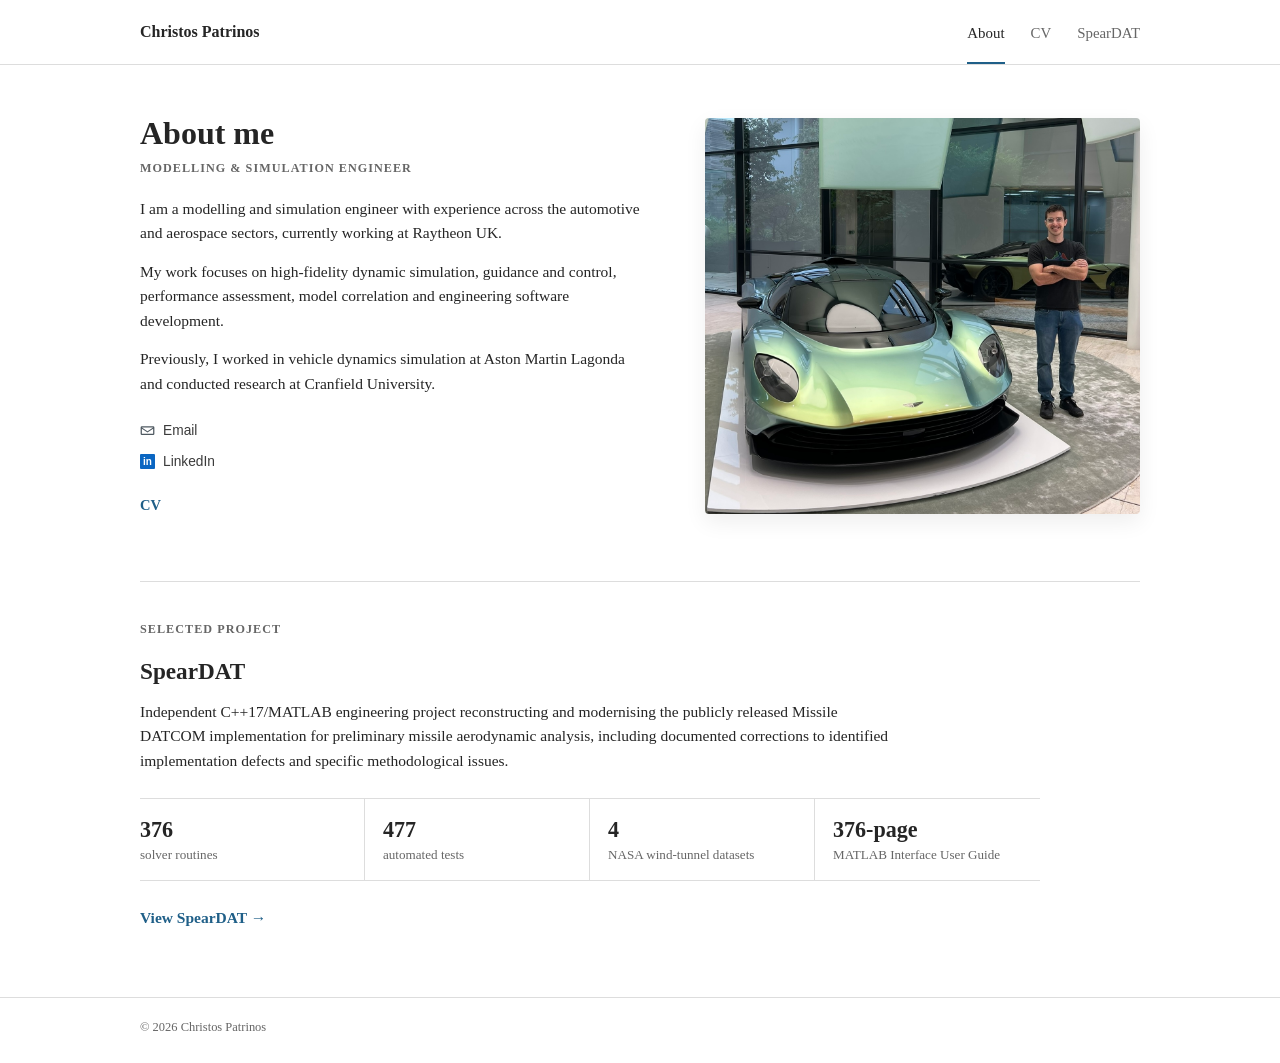
<file: index.html>
<!DOCTYPE html>
<html lang="en">
<head>
  <meta charset="UTF-8">
  <meta name="viewport" content="width=device-width, initial-scale=1.0">
  <title>Christos Patrinos</title>
  <meta
    name="description"
    content="Christos Patrinos — modelling and simulation engineer with experience across automotive and aerospace engineering."
  >
  <link rel="stylesheet" href="assets/css/style.css">
</head>

<body>
  <header class="site-header">
    <div class="container nav-container">
      <a class="site-name" href="/">Christos Patrinos</a>

      <nav aria-label="Primary navigation">
        <a class="active" href="/" aria-current="page">About</a>
        <a href="/cv/">CV</a>
        <a href="/speardat/">SpearDAT</a>
      </nav>
    </div>
  </header>

  <main class="container">
    <section class="hero">
      <div class="hero-text">
        <h1>About me</h1>
        <p class="eyebrow">Modelling &amp; Simulation Engineer</p>

        <p>
          I am a modelling and simulation engineer with experience across the
          automotive and aerospace sectors, currently working at Raytheon UK.
        </p>

        <p>
          My work focuses on high-fidelity dynamic simulation, guidance and
          control, performance assessment, model correlation and engineering
          software development.
        </p>

        <p>
          Previously, I worked in vehicle dynamics simulation at Aston Martin
          Lagonda and conducted research at Cranfield University.
        </p>

        <div class="contact-links">
          <a
            class="contact-link"
            href="mailto:christos.patrinos@outlook.com"
            aria-label="Email Christos Patrinos"
          >
            <span class="icon-box icon-email" aria-hidden="true">
              <svg viewBox="0 0 24 24">
                <path d="M3 5h18a2 2 0 0 1 2 2v10a2 2 0 0 1-2 2H3a2 2 0 0 1-2-2V7a2 2 0 0 1 2-2zm0 2 9 6 9-6H3zm18 10V9.35l-8.45 5.63a1 1 0 0 1-1.1 0L3 9.35V17h18z"/>
              </svg>
            </span>
            Email
          </a>

          <a
            class="contact-link"
            href="https://www.linkedin.com/in/christos-patrinos/"
            target="_blank"
            rel="noopener noreferrer"
            aria-label="Christos Patrinos on LinkedIn"
          >
            <span class="linkedin-badge" aria-hidden="true">in</span>
            LinkedIn
          </a>
        </div>

        <div class="quick-links">
          <a href="/cv/">CV</a>
        </div>
      </div>

      <div class="hero-image">
        <img src="assets/images/profile.jpeg" alt="">
      </div>
    </section>

    <section class="selected-project">
      <p class="eyebrow">Selected Project</p>
      <h2>SpearDAT</h2>

      <p class="selected-project-summary">
        Independent C++17/MATLAB engineering project reconstructing and
        modernising the publicly released Missile DATCOM implementation for
        preliminary missile aerodynamic analysis, including documented corrections
        to identified implementation defects and specific methodological issues.
      </p>

      <div class="evidence-grid compact-evidence" aria-label="SpearDAT project evidence">
        <div class="evidence-item">
          <strong>376</strong>
          <span>solver routines</span>
        </div>
        <div class="evidence-item">
          <strong>477</strong>
          <span>automated tests</span>
        </div>
        <div class="evidence-item">
          <strong>4</strong>
          <span>NASA wind-tunnel datasets</span>
        </div>
        <div class="evidence-item">
          <strong>376-page</strong>
          <span>MATLAB Interface User Guide</span>
        </div>
      </div>

      <a class="project-link" href="/speardat/">View SpearDAT →</a>
    </section>
  </main>

  <footer class="site-footer">
    <div class="container">© 2026 Christos Patrinos</div>
  </footer>
</body>
</html>
</file>
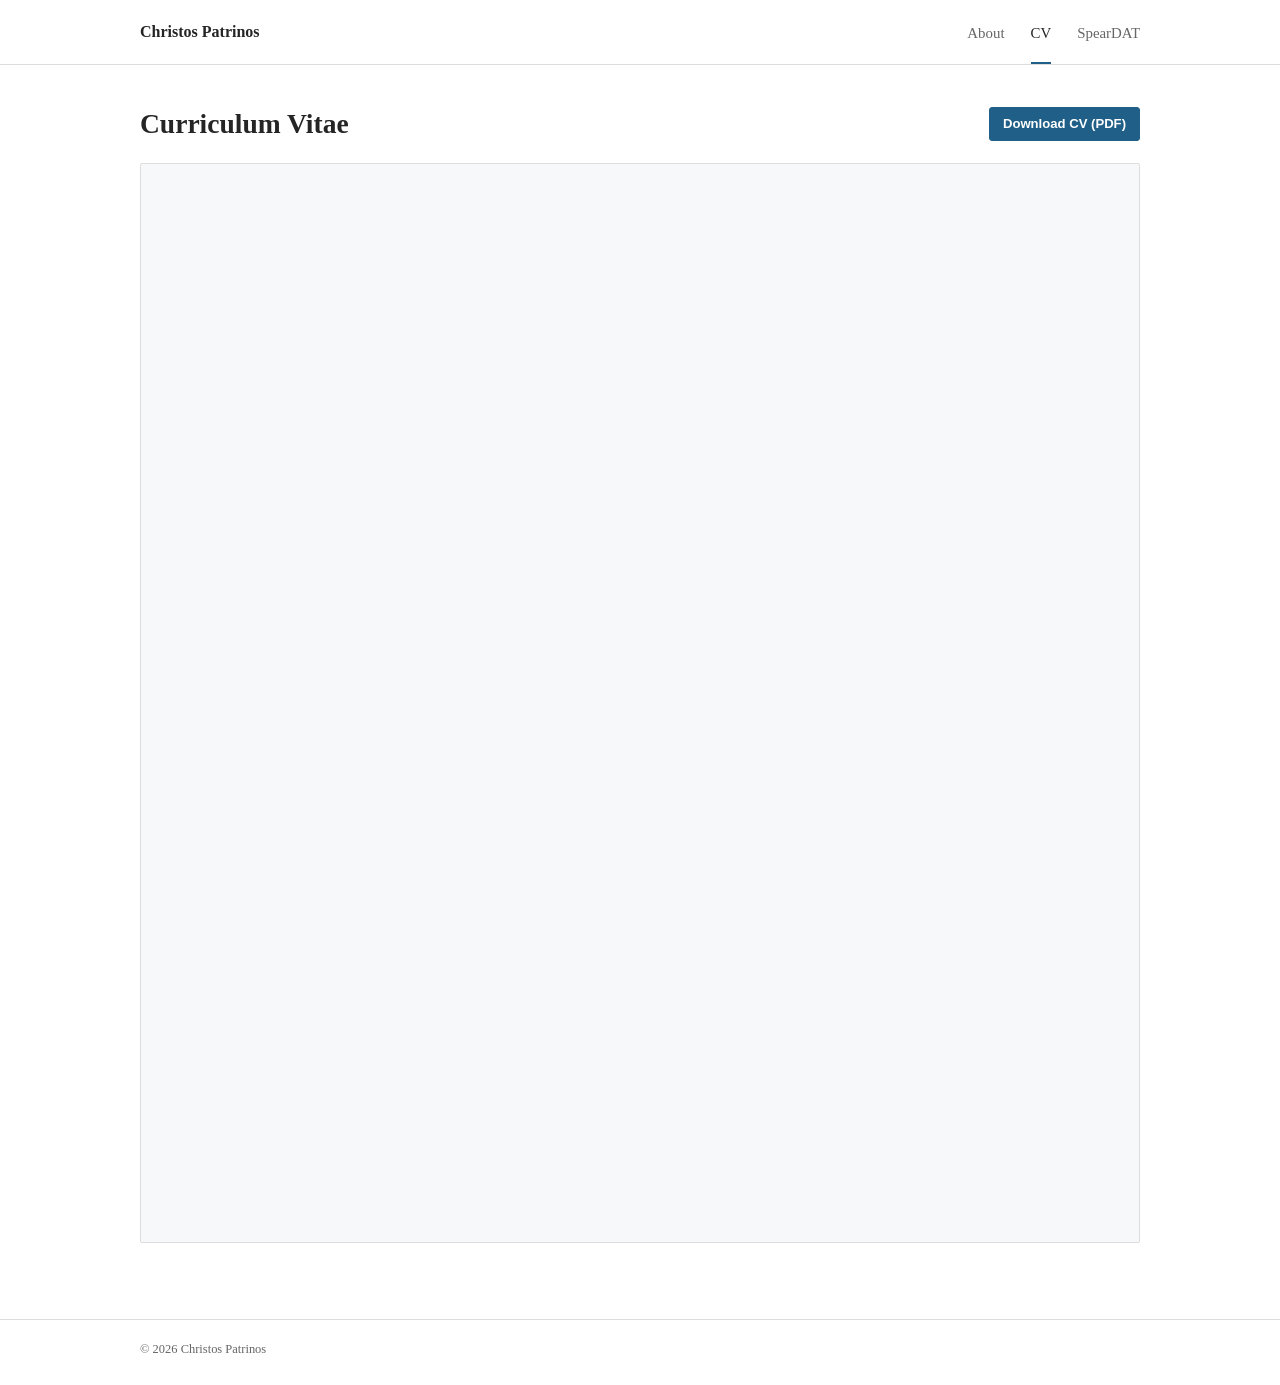
<file: cv/index.html>
<!DOCTYPE html>
<html lang="en">
<head>
  <meta charset="UTF-8">
  <meta name="viewport" content="width=device-width, initial-scale=1.0">
  <title>CV — Christos Patrinos</title>
  <meta name="description" content="Curriculum Vitae of Christos Patrinos.">
  <link rel="stylesheet" href="../assets/css/style.css">
</head>

<body>
  <header class="site-header">
    <div class="container nav-container">
      <a class="site-name" href="../">Christos Patrinos</a>

      <nav aria-label="Primary navigation">
        <a href="../">About</a>
        <a class="active" href="./" aria-current="page">CV</a>
        <a href="../speardat/">SpearDAT</a>
      </nav>
    </div>
  </header>

  <main class="container page">
    <div class="page-heading">
      <h1>Curriculum Vitae</h1>
      <a
        class="button"
        href="../assets/documents/Christos_Patrinos_CV.pdf"
        download
      >
        Download CV (PDF)
      </a>
    </div>

    <iframe
      class="document-frame cv-frame"
      src="../assets/documents/Christos_Patrinos_CV.pdf"
      title="Christos Patrinos CV"
    ></iframe>
  </main>

  <footer class="site-footer">
    <div class="container">© 2026 Christos Patrinos</div>
  </footer>
</body>
</html>
</file>
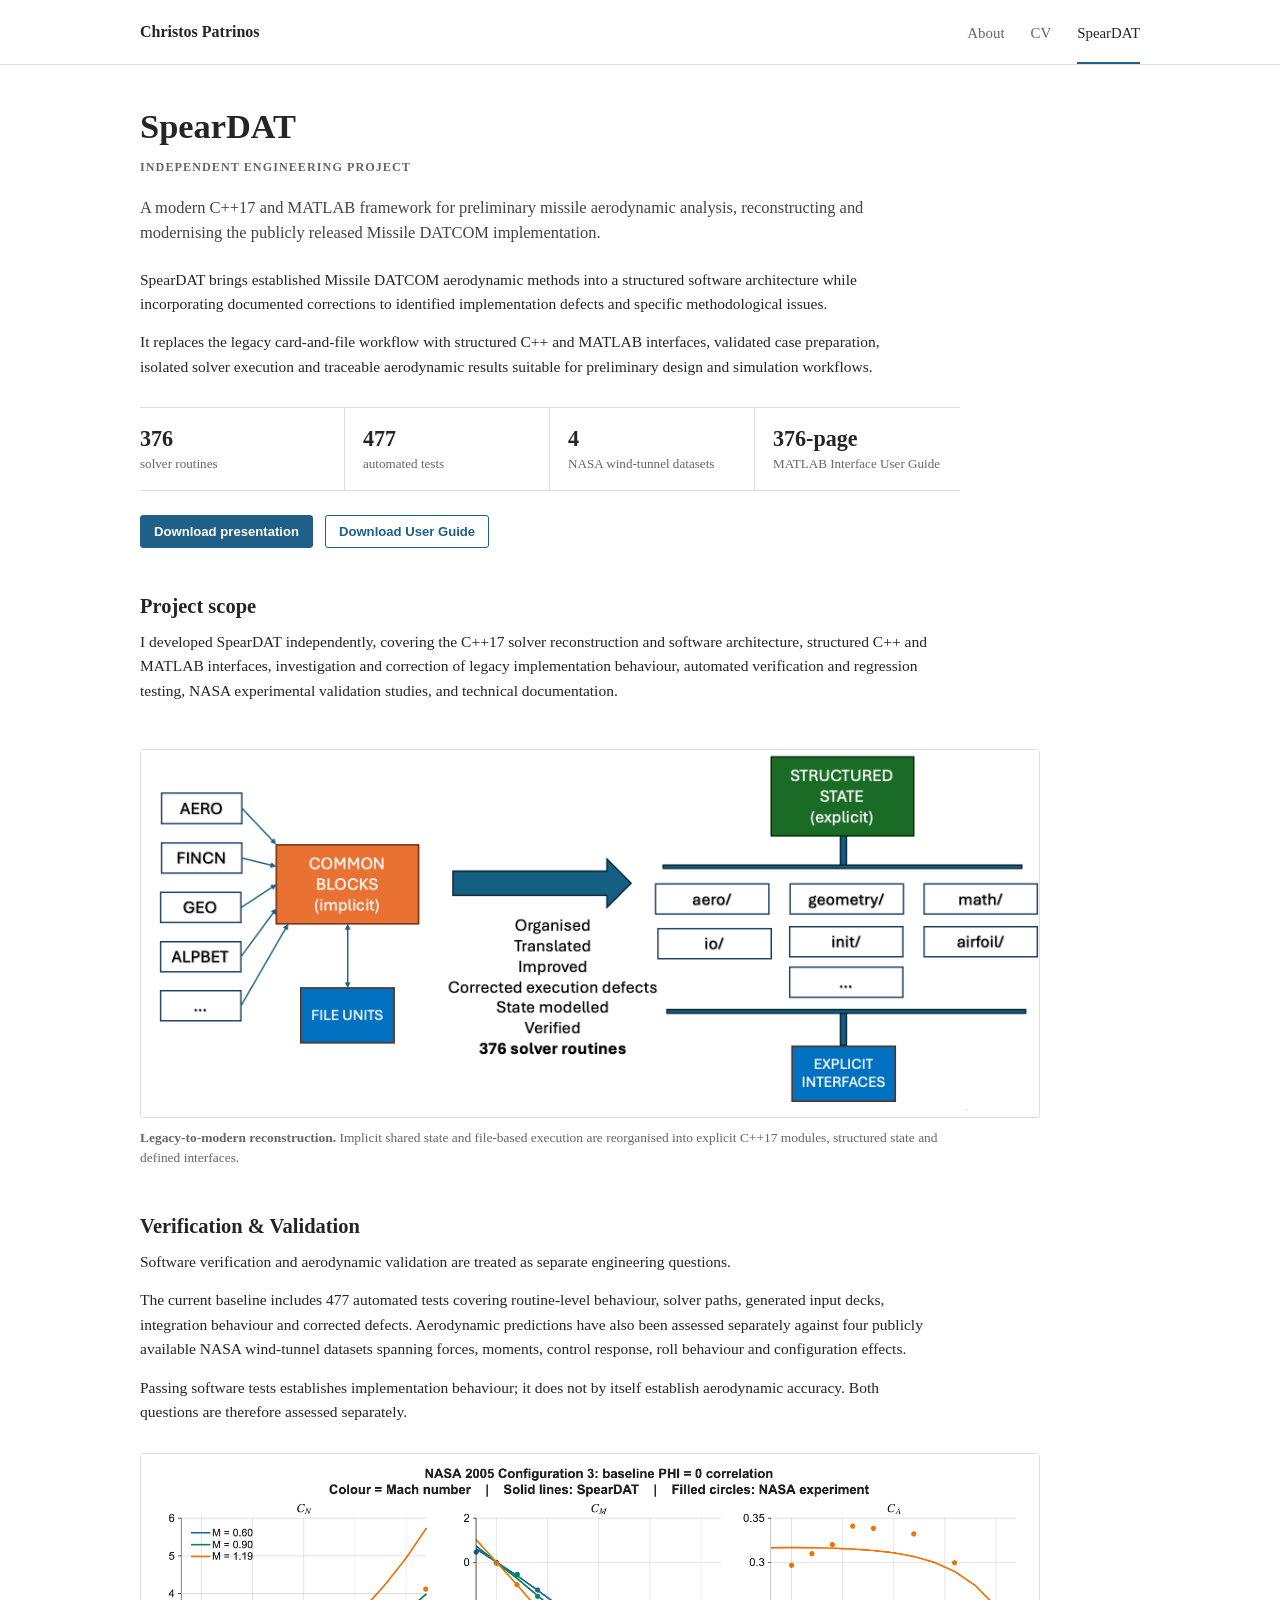
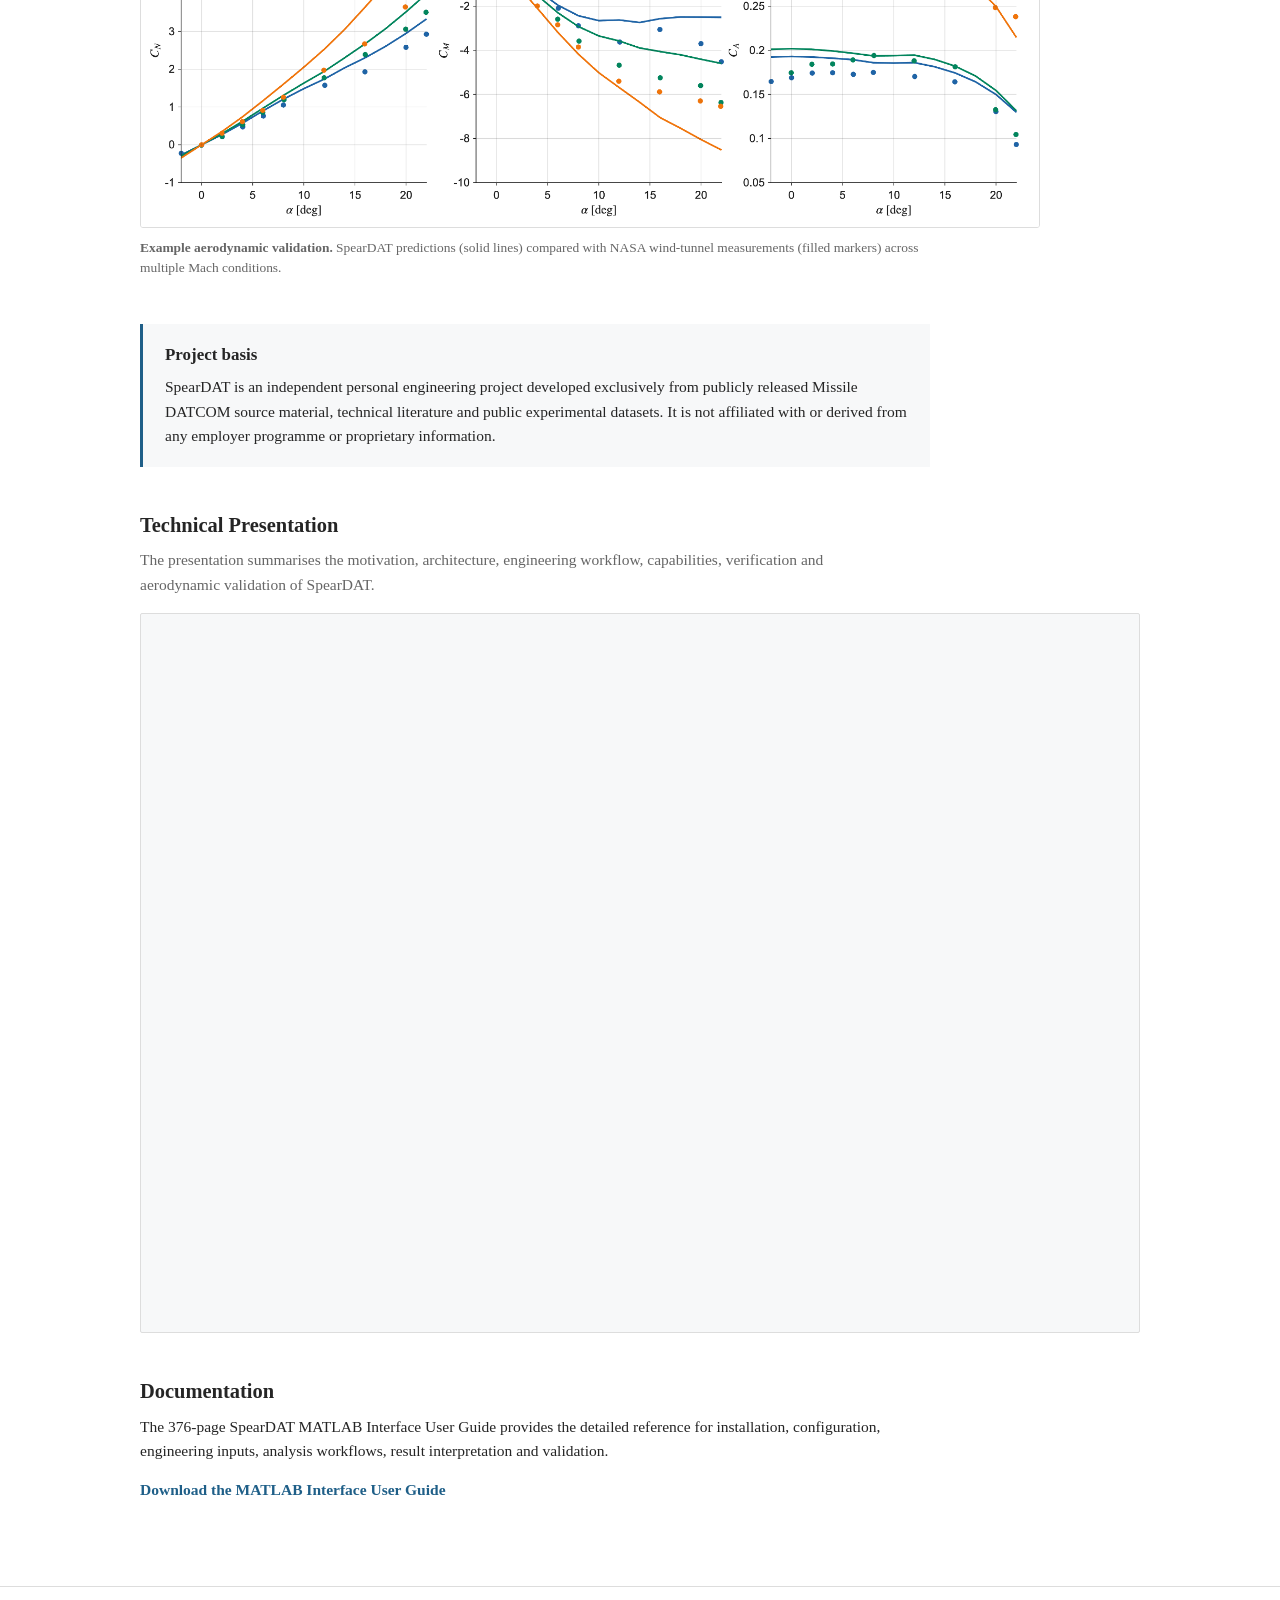
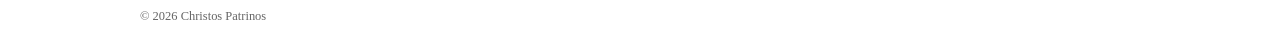
<file: speardat/index.html>
<!DOCTYPE html>
<html lang="en">
<head>
  <meta charset="UTF-8">
  <meta name="viewport" content="width=device-width, initial-scale=1.0">
  <title>SpearDAT — Christos Patrinos</title>
  <meta
    name="description"
    content="SpearDAT — an independent C++17 and MATLAB framework for missile aerodynamic analysis."
  >
  <link rel="stylesheet" href="../assets/css/style.css">
</head>

<body>
  <header class="site-header">
    <div class="container nav-container">
      <a class="site-name" href="../">Christos Patrinos</a>

      <nav aria-label="Primary navigation">
        <a href="../">About</a>
        <a href="../cv/">CV</a>
        <a class="active" href="./" aria-current="page">SpearDAT</a>
      </nav>
    </div>
  </header>

  <main class="container page">
    <section class="project-intro">
      <h1>SpearDAT</h1>
      <p class="eyebrow">Independent Engineering Project</p>

      <p class="lede">
        A modern C++17 and MATLAB framework for preliminary missile aerodynamic
        analysis, reconstructing and modernising the publicly released Missile
        DATCOM implementation.
      </p>

      <div class="prose">
        <p>
        SpearDAT brings established Missile DATCOM aerodynamic methods into a
        structured software architecture while incorporating documented corrections
        to identified implementation defects and specific methodological issues.
        </p>

        <p>
          It replaces the legacy card-and-file workflow with structured C++ and
          MATLAB interfaces, validated case preparation, isolated solver
          execution and traceable aerodynamic results suitable for preliminary
          design and simulation workflows.
        </p>
      </div>

      <div class="evidence-grid" aria-label="SpearDAT project evidence">
        <div class="evidence-item">
          <strong>376</strong>
          <span>solver routines</span>
        </div>
        <div class="evidence-item">
          <strong>477</strong>
          <span>automated tests</span>
        </div>
        <div class="evidence-item">
          <strong>4</strong>
          <span>NASA wind-tunnel datasets</span>
        </div>
        <div class="evidence-item">
          <strong>376-page</strong>
          <span>MATLAB Interface User Guide</span>
        </div>
      </div>

      <div class="action-row">
        <a
          class="button"
          href="../assets/documents/SpearDAT_Presentation.pdf"
          download
        >
          Download presentation
        </a>

        <a
          class="button button-secondary"
          href="../assets/documents/SpearDAT_User_Guide.pdf"
          download
        >
          Download User Guide
        </a>
      </div>
    </section>

    <section class="content-section project-scope">
      <h2>Project scope</h2>
      <p>
        I developed SpearDAT independently, covering the C++17 solver
        reconstruction and software architecture, structured C++ and MATLAB
        interfaces, investigation and correction of legacy implementation
        behaviour, automated verification and regression testing, NASA
        experimental validation studies, and technical documentation.
      </p>
    </section>

    <figure class="project-figure content-section">
      <img
        src="../assets/images/speardat-architecture.png"
        alt="SpearDAT architecture showing the transition from legacy implicit state and file units to structured C++17 modules, explicit state and interfaces."
      >
      <figcaption>
        <strong>Legacy-to-modern reconstruction.</strong>
        Implicit shared state and file-based execution are reorganised into
        explicit C++17 modules, structured state and defined interfaces.
      </figcaption>
    </figure>

    <section class="content-section verification-section">
      <h2>Verification &amp; Validation</h2>

      <p>
        Software verification and aerodynamic validation are treated as separate
        engineering questions.
      </p>

      <p>
        The current baseline includes 477 automated tests covering routine-level
        behaviour, solver paths, generated input decks, integration behaviour
        and corrected defects. Aerodynamic predictions have also been assessed
        separately against four publicly available NASA wind-tunnel datasets
        spanning forces, moments, control response, roll behaviour and
        configuration effects.
      </p>

      <p>
        Passing software tests establishes implementation behaviour; it does not
        by itself establish aerodynamic accuracy. Both questions are therefore
        assessed separately.
      </p>
    </section>

    <figure class="project-figure validation-figure">
      <img
        src="../assets/images/speardat-validation-nasa2005.png"
        alt="NASA 2005 longitudinal aerodynamic validation comparing SpearDAT predictions with wind-tunnel measurements across multiple Mach conditions."
      >
      <figcaption>
        <strong>Example aerodynamic validation.</strong>
        SpearDAT predictions (solid lines) compared with NASA wind-tunnel
        measurements (filled markers) across multiple Mach conditions.
      </figcaption>
    </figure>

    <aside class="project-basis content-section">
      <h2>Project basis</h2>
      <p>
        SpearDAT is an independent personal engineering project developed
        exclusively from publicly released Missile DATCOM source material,
        technical literature and public experimental datasets. It is not
        affiliated with or derived from any employer programme or proprietary
        information.
      </p>
    </aside>

    <section class="content-section">
      <h2>Technical Presentation</h2>
      <p class="section-intro">
        The presentation summarises the motivation, architecture, engineering
        workflow, capabilities, verification and aerodynamic validation of
        SpearDAT.
      </p>

      <iframe
        class="document-frame presentation-frame"
        src="../assets/documents/SpearDAT_Presentation.pdf"
        title="SpearDAT Technical Presentation"
      ></iframe>
    </section>

    <section class="content-section documentation">
      <h2>Documentation</h2>
      <p>
        The 376-page SpearDAT MATLAB Interface User Guide provides the detailed
        reference for installation, configuration, engineering inputs, analysis
        workflows, result interpretation and validation.
      </p>

      <a
        class="text-link"
        href="../assets/documents/SpearDAT_User_Guide.pdf"
        download
      >
        Download the MATLAB Interface User Guide
      </a>
    </section>
  </main>

  <footer class="site-footer">
    <div class="container">© 2026 Christos Patrinos</div>
  </footer>
</body>
</html>
</file>
<file: assets/css/style.css>
:root {
  --text: #252525;
  --muted: #666666;
  --border: #dddddd;
  --accent: #1f5f88;
  --accent-dark: #174866;
  --soft: #f7f8f9;
  --background: #ffffff;
  --linkedin: #0a66c2;
  --max-width: 1000px;
}

* {
  box-sizing: border-box;
}

html {
  scroll-behavior: smooth;
}

body {
  margin: 0;
  background: var(--background);
  color: var(--text);
  font-family: Georgia, "Times New Roman", serif;
  font-size: 15.5px;
  line-height: 1.58;
}

a {
  color: var(--accent);
}

.container {
  width: min(calc(100% - 40px), var(--max-width));
  margin: 0 auto;
}

.site-header {
  margin-bottom: 42px;
  border-bottom: 1px solid var(--border);
}

.nav-container {
  display: flex;
  min-height: 64px;
  align-items: center;
  justify-content: space-between;
}

.site-name {
  color: var(--text);
  font-size: 1rem;
  font-weight: 700;
  text-decoration: none;
}

nav {
  display: flex;
  gap: 26px;
}

nav a {
  position: relative;
  padding: 21px 0 18px;
  color: var(--muted);
  font-size: 0.93rem;
  text-decoration: none;
}

nav a:hover,
nav a.active {
  color: var(--text);
}

nav a.active::after {
  position: absolute;
  right: 0;
  bottom: -1px;
  left: 0;
  height: 2px;
  background: var(--accent);
  content: "";
}

h1,
h2 {
  color: var(--text);
}

h1 {
  margin: 0 0 12px;
  font-size: 2rem;
  font-weight: 700;
  line-height: 1.14;
}

h2 {
  margin: 0 0 10px;
  font-size: 1.28rem;
  line-height: 1.25;
}

p {
  margin: 0 0 14px;
}

.eyebrow {
  margin: 0 0 18px;
  color: var(--muted);
  font-size: 0.76rem;
  font-weight: 600;
  letter-spacing: 0.085em;
  text-transform: uppercase;
}

.hero {
  display: grid;
  grid-template-columns: minmax(0, 1.08fr) minmax(290px, 0.92fr);
  gap: 54px;
  align-items: center;
  padding: 8px 0 56px;
}

.hero-text {
  max-width: 610px;
}

.hero-text h1 {
  margin-bottom: 8px;
  font-size: 2rem;
}

.hero-text p {
  max-width: 590px;
}

.hero-image img {
  display: block;
  width: 100%;
  max-height: 430px;
  border-radius: 4px;
  box-shadow: 0 8px 22px rgba(0, 0, 0, 0.07);
  object-fit: cover;
}

.contact-links {
  display: flex;
  flex-direction: column;
  gap: 9px;
  margin-top: 24px;
  font-family: Arial, Helvetica, sans-serif;
  font-size: 0.86rem;
}

.contact-link {
  display: inline-flex;
  width: fit-content;
  gap: 8px;
  align-items: center;
  color: #3b3b3b;
  text-decoration: none;
}

.contact-link:hover {
  text-decoration: underline;
}

.icon-box {
  display: inline-flex;
  width: 15px;
  height: 15px;
  align-items: center;
  justify-content: center;
}

.icon-box svg {
  width: 15px;
  height: 15px;
  fill: #4f5961;
}

.linkedin-badge {
  display: inline-flex;
  width: 15px;
  height: 15px;
  align-items: center;
  justify-content: center;
  border-radius: 1px;
  background: var(--linkedin);
  color: #ffffff;
  font-family: Arial, Helvetica, sans-serif;
  font-size: 10px;
  font-weight: 700;
  line-height: 1;
}

.quick-links {
  display: flex;
  gap: 19px;
  margin-top: 21px;
  font-size: 0.91rem;
}

.quick-links a,
.text-link {
  color: var(--accent);
  font-weight: 600;
  text-decoration: none;
}

.quick-links a:hover,
.text-link:hover {
  color: var(--accent-dark);
  text-decoration: underline;
}

.page {
  padding-bottom: 52px;
}

.page-heading {
  display: flex;
  gap: 24px;
  align-items: center;
  justify-content: space-between;
  margin-bottom: 22px;
}

.page-heading h1 {
  margin-bottom: 0;
  font-size: 1.72rem;
}

.project-intro {
  max-width: 820px;
}

.project-intro h1 {
  font-size: 2.15rem;
}

.lede {
  max-width: 780px;
  margin-bottom: 22px;
  color: #444444;
  font-size: 1.03rem;
  line-height: 1.52;
}

.prose {
  max-width: 780px;
}

.action-row {
  display: flex;
  flex-wrap: wrap;
  gap: 12px;
  margin: 24px 0 0;
}

.button {
  display: inline-block;
  padding: 8px 13px;
  border: 1px solid var(--accent);
  border-radius: 3px;
  background: var(--accent);
  color: #ffffff;
  font-family: Arial, Helvetica, sans-serif;
  font-size: 0.82rem;
  font-weight: 600;
  line-height: 1.2;
  text-decoration: none;
}

.button:hover {
  border-color: var(--accent-dark);
  background: var(--accent-dark);
}

.button-secondary {
  background: #ffffff;
  color: var(--accent);
}

.button-secondary:hover {
  background: var(--soft);
  color: var(--accent-dark);
}

.content-section {
  margin-top: 46px;
}

.section-intro {
  max-width: 760px;
  color: var(--muted);
}

.document-frame {
  display: block;
  width: 100%;
  border: 1px solid var(--border);
  border-radius: 2px;
  background: var(--soft);
}

.cv-frame {
  height: 1080px;
}

.presentation-frame {
  height: 720px;
  margin-top: 16px;
}

.documentation {
  max-width: 760px;
  padding-bottom: 8px;
}

.site-footer {
  margin-top: 24px;
  border-top: 1px solid var(--border);
  color: var(--muted);
  font-size: 0.78rem;
}

.site-footer .container {
  padding: 20px 0 26px;
}


/* Selected project — homepage */

.selected-project {
  margin: 8px 0 58px;
  padding: 38px 0 8px;
  border-top: 1px solid var(--border);
}

.selected-project h2 {
  margin-bottom: 14px;
  font-size: 1.45rem;
}

.selected-project-summary {
  max-width: 760px;
  margin-bottom: 24px;
}

.project-link {
  display: inline-block;
  margin-top: 21px;
  color: var(--accent);
  font-weight: 600;
  text-decoration: none;
}

.project-link:hover {
  color: var(--accent-dark);
  text-decoration: underline;
}

/* SpearDAT evidence */

.evidence-grid {
  display: grid;
  grid-template-columns: repeat(4, 1fr);
  margin: 28px 0 4px;
  border-top: 1px solid var(--border);
  border-bottom: 1px solid var(--border);
}

.evidence-item {
  min-width: 0;
  padding: 18px 18px 17px;
  border-right: 1px solid var(--border);
}

.evidence-item:first-child {
  padding-left: 0;
}

.evidence-item:last-child {
  border-right: 0;
}

.evidence-item strong {
  display: block;
  margin-bottom: 3px;
  color: var(--text);
  font-size: 1.38rem;
  font-weight: 700;
  line-height: 1.15;
}

.evidence-item span {
  display: block;
  color: var(--muted);
  font-size: 0.82rem;
  line-height: 1.35;
}

.compact-evidence {
  max-width: 900px;
  margin-top: 25px;
}

/* SpearDAT content */

.project-scope,
.verification-section,
.project-basis {
  max-width: 790px;
}

.project-figure {
  max-width: 900px;
  margin-right: 0;
  margin-left: 0;
}

.project-figure img {
  display: block;
  width: 100%;
  height: auto;
  border: 1px solid var(--border);
  border-radius: 3px;
  background: #ffffff;
}

.project-figure figcaption {
  max-width: 820px;
  margin-top: 10px;
  color: var(--muted);
  font-size: 0.84rem;
  line-height: 1.5;
}

.validation-figure {
  margin-top: 28px;
}

.project-basis {
  padding: 20px 22px 18px;
  border-left: 3px solid var(--accent);
  background: var(--soft);
}

.project-basis h2 {
  font-size: 1.06rem;
}

.project-basis p:last-child {
  margin-bottom: 0;
}

@media (max-width: 780px) {
  body {
    font-size: 15px;
  }

  .container {
    width: min(calc(100% - 30px), var(--max-width));
  }

  .site-header {
    margin-bottom: 32px;
  }

  .nav-container {
    flex-direction: column;
    gap: 5px;
    padding-top: 12px;
  }

  nav {
    gap: 20px;
  }

  nav a {
    padding: 8px 0 13px;
  }

  .hero {
    grid-template-columns: 1fr;
    gap: 30px;
    padding-top: 0;
  }

  .hero-image {
    order: -1;
  }

  .hero-image img {
    max-height: 360px;
  }

  .page-heading {
    align-items: flex-start;
    flex-direction: column;
    gap: 12px;
  }

  .cv-frame {
    height: 850px;
  }

  .presentation-frame {
    height: 560px;
  }

  .evidence-grid {
    grid-template-columns: repeat(2, 1fr);
  }

  .evidence-item {
    padding: 15px 14px;
    border-bottom: 1px solid var(--border);
  }

  .evidence-item:nth-child(2) {
    border-right: 0;
  }

  .evidence-item:nth-child(3),
  .evidence-item:nth-child(4) {
    border-bottom: 0;
  }

  .evidence-item:nth-child(3) {
    padding-left: 0;
  }

  .selected-project {
    margin-bottom: 46px;
    padding-top: 30px;
  }

  .project-basis {
    padding: 18px;
  }
}
</file>
